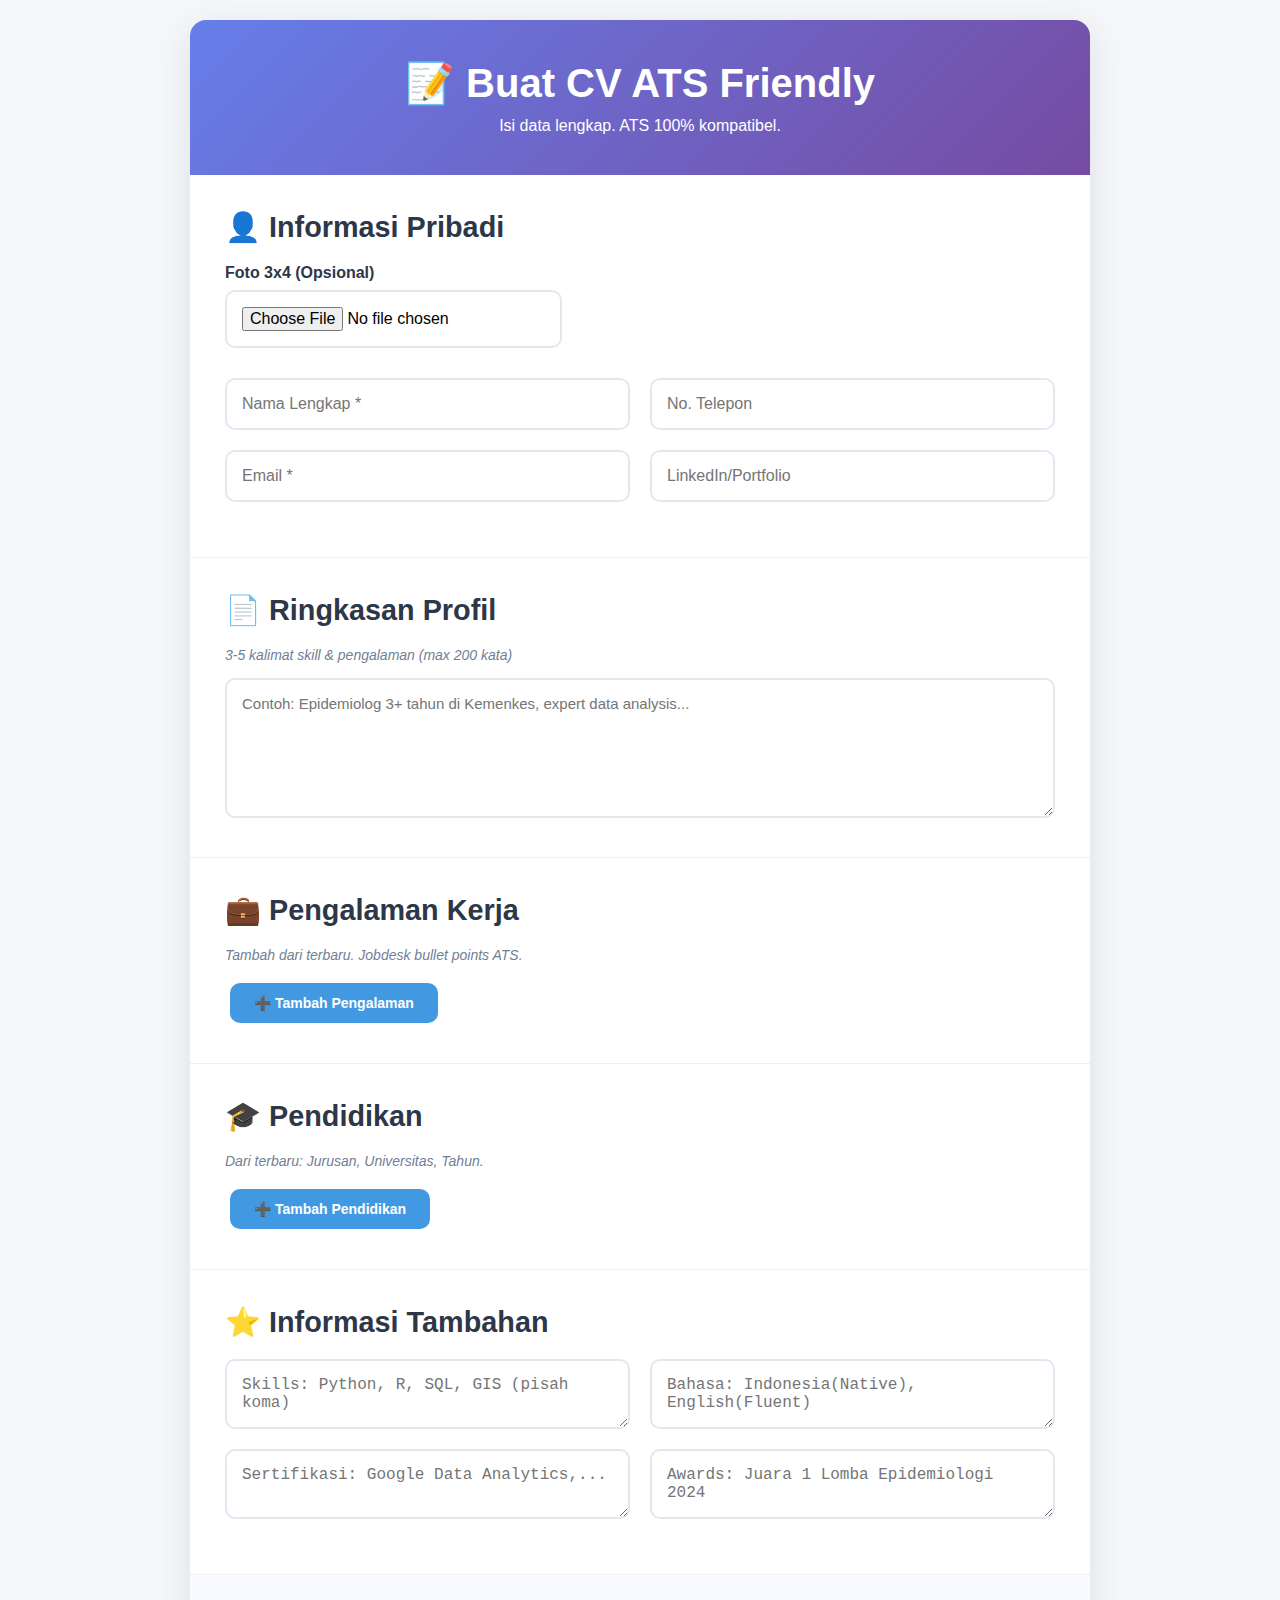
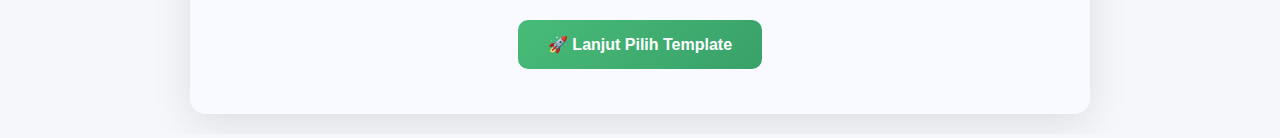
<file: index.html>
<!DOCTYPE html>
<html lang="id">
<head>
    <meta charset="UTF-8">
    <meta name="viewport" content="width=device-width, initial-scale=1.0">
    <title>CV ATS Generator - Form Data</title>
    <link rel="stylesheet" href="css/style.css">
</head>
<body>
    <div class="container">
        <header>
            <h1>📝 Buat CV ATS Friendly</h1>
            <p>Isi data lengkap. ATS 100% kompatibel.</p>
        </header>

        <form id="cvForm">
            <!-- Personal -->
            <section>
                <h2>👤 Informasi Pribadi</h2>
                <!-- Photo Upload -->
                <div class="photo-upload">
                    <label>Foto 3x4 (Opsional)</label>
                    <input type="file" id="photo" accept="image/*">
                    <div id="photoPreview" class="photo-preview"></div>
                </div>
                <div class="form-row">
                    <input type="text" id="name" placeholder="Nama Lengkap *" required>
                    <input type="tel" id="phone" placeholder="No. Telepon">
                </div>
                <div class="form-row">
                    <input type="email" id="email" placeholder="Email *" required>
                    <input type="url" id="website" placeholder="LinkedIn/Portfolio">
                </div>
            </section>

            <!-- Summary -->
            <section>
                <h2>📄 Ringkasan Profil</h2>
                <p class="hint">3-5 kalimat skill & pengalaman (max 200 kata)</p>
                <textarea id="summary" class="full-width" rows="6" placeholder="Contoh: Epidemiolog 3+ tahun di Kemenkes, expert data analysis..."></textarea>
            </section>

            <!-- Work Experience -->
            <section>
                <h2>💼 Pengalaman Kerja</h2>
                <p class="hint">Tambah dari terbaru. Jobdesk bullet points ATS.</p>
                <div id="workExperiences"></div>
                <button type="button" id="addWork" class="btn-add">➕ Tambah Pengalaman</button>
            </section>

            <!-- Education -->
            <section>
                <h2>🎓 Pendidikan</h2>
                <p class="hint">Dari terbaru: Jurusan, Universitas, Tahun.</p>
                <div id="educations"></div>
                <button type="button" id="addEducation" class="btn-add">➕ Tambah Pendidikan</button>
            </section>

            <!-- Additional -->
            <section>
                <h2>⭐ Informasi Tambahan</h2>
                <div class="form-row">
                    <textarea id="skills" placeholder="Skills: Python, R, SQL, GIS (pisah koma)"></textarea>
                    <textarea id="languages" placeholder="Bahasa: Indonesia(Native), English(Fluent)"></textarea>
                </div>
                <div class="form-row">
                    <textarea id="certifications" placeholder="Sertifikasi: Google Data Analytics,..."></textarea>
                    <textarea id="awards" placeholder="Awards: Juara 1 Lomba Epidemiologi 2024"></textarea>
                </div>
            </section>

            <div class="nav-buttons">
                <button type="button" class="btn-primary" onclick="saveDataAndGo('templates.html')">
                    🚀 Lanjut Pilih Template
                </button>
            </div>
        </form>
    </div>

    <script src="js/app.js"></script>
    <script>
        window.onload = function() {
            loadData();
            initDynamicForms();
            initPhotoUpload();
        };
    </script>
</body>
</html>
</file>
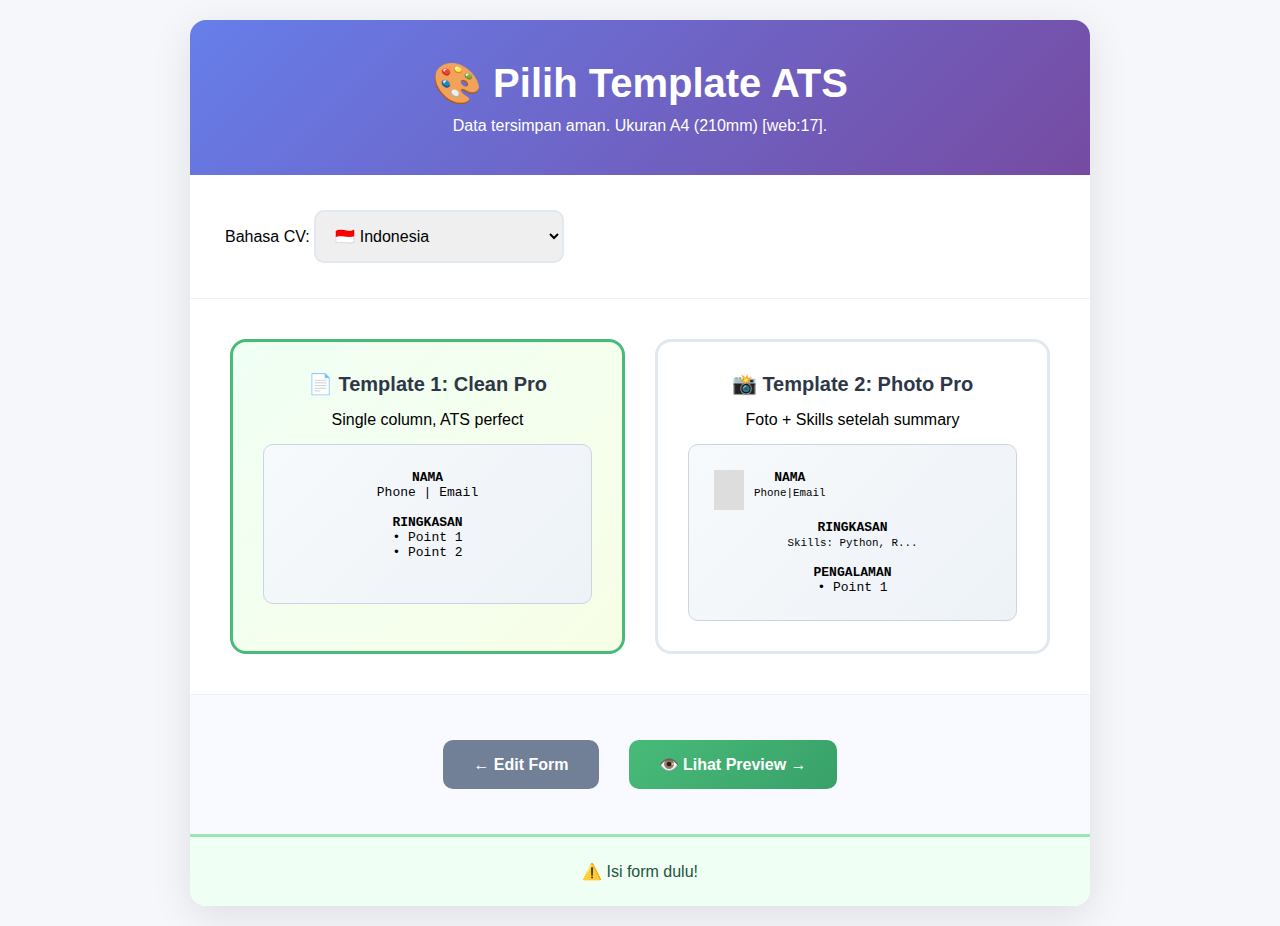
<file: templates.html>
<!DOCTYPE html>
<html lang="id">
<head>
    <meta charset="UTF-8">
    <meta name="viewport" content="width=device-width, initial-scale=1.0">
    <title>Pilih Template CV</title>
    <link rel="stylesheet" href="css/style.css">
</head>
<body>
    <div class="container">
        <header>
            <h1>🎨 Pilih Template ATS</h1>
            <p>Data tersimpan aman. Ukuran A4 (210mm) [web:17].</p>
        </header>

        <section class="lang-section">
            <label>Bahasa CV:</label>
            <select id="language">
                <option value="ID">🇮🇩 Indonesia</option>
                <option value="EN">🇺🇸 English</option>
            </select>
        </section>

        <section class="template-grid">
            <div class="template-card selected" data-template="1">
                <h3>📄 Template 1: Clean Pro</h3>
                <p>Single column, ATS perfect</p>
                <div class="template-demo">
                    <strong>NAMA</strong><br>Phone | Email<br><br>
                    <strong>RINGKASAN</strong><br>• Point 1<br>• Point 2
                </div>
            </div>
        <!-- Ganti deskripsi Template 2 saja -->
<div class="template-card" data-template="2">
    <h3>📸 Template 2: Photo Pro</h3>
    <p>Foto + Skills setelah summary</p>
    <div class="template-demo">
        <div style="display:flex;gap:10px;margin-bottom:10px">
            <div style="width:30px;height:40px;background:#ddd;"></div>
            <div><strong>NAMA</strong><br><small>Phone|Email</small></div>
        </div>
        <strong>RINGKASAN</strong><br>
        <small>Skills: Python, R...</small><br><br>
        <strong>PENGALAMAN</strong><br>• Point 1
    </div>
</div>


        </section>

        <div class="nav-buttons">
            <button class="btn-secondary" onclick="goBack('index.html')">← Edit Form</button>
            <button id="nextPreview" class="btn-primary" onclick="goToPreview()">👁️ Lihat Preview →</button>
        </div>

        <div id="status"></div>
    </div>

    <script>
        let cvData = {}, selectedTemplate = 1;

        window.onload = function() {
            loadData();
            initTemplates();
            updateStatus();
        };

        function loadData() {
            const saved = localStorage.getItem('cvData');
            cvData = saved ? JSON.parse(saved) : {};
            document.getElementById('language').value = cvData.language || 'ID';
            if (cvData.template) {
                document.querySelector(`[data-template="${cvData.template}"]`).classList.add('selected');
                selectedTemplate = cvData.template;
            }
        }

        function initTemplates() {
            document.querySelectorAll('.template-card').forEach((card, i) => {
                card.onclick = () => {
                    document.querySelectorAll('.template-card').forEach(c => c.classList.remove('selected'));
                    card.classList.add('selected');
                    selectedTemplate = parseInt(card.dataset.template);
                    cvData.template = selectedTemplate;
                    localStorage.setItem('cvData', JSON.stringify(cvData));
                    document.getElementById('nextPreview').disabled = false;
                    updateStatus(`Template ${selectedTemplate} ✅`);
                };
            });
            document.getElementById('language').onchange = (e) => {
                cvData.language = e.target.value;
                localStorage.setItem('cvData', JSON.stringify(cvData));
            };
        }

        function goToPreview() {
            if (cvData.personal?.name) {
                localStorage.setItem('cvData', JSON.stringify(cvData));
                window.location.href = 'preview.html';
            } else {
                alert('Isi nama minimal!');
                window.location.href = 'index.html';
            }
        }

        function goBack(page) {
            window.location.href = page;
        }

        function updateStatus(msg = '') {
            document.getElementById('status').innerHTML = 
                cvData.personal?.name 
                ? `✅ ${cvData.personal.name} | ${cvData.language} | ${msg}`
                : '⚠️ Isi form dulu!';
        }
    </script>
</body>
</html>
</file>
<file: css/style.css>
/* ==================================================
   RESET & BASE
================================================== */
* {
  margin: 0;
  padding: 0;
  box-sizing: border-box;
}

body {
  font-family: 'Segoe UI', Arial, sans-serif;
    background: #f5f7fa;
  padding: 20px;
}


/* ==================================================
   LAYOUT CONTAINER
================================================== */
.container {
  max-width: 900px;
  margin: 0 auto;
  background: #ffffff;
  border-radius: 16px;
  overflow: hidden;
  box-shadow: 0 10px 40px rgba(0, 0, 0, 0.1);
}


/* ==================================================
   HEADER
================================================== */
header {
  background: linear-gradient(
    135deg,
    #667eea 0%,
    #764ba2 100%
  );
  color: #ffffff;
  text-align: center;
  padding: 40px 30px;
}

header h1 {
  font-size: 2.5em;
  margin-bottom: 10px;
}


/* ==================================================
   SECTION & TYPOGRAPHY
================================================== */
section {
  padding: 35px;
  border-bottom: 1px solid #f0f0f0;
}

h2 {
  color: #2d3748;
  font-size: 1.8em;
  margin-bottom: 20px;
}

.hint {
  font-size: 14px;
  color: #718096;
  margin-bottom: 15px;
  font-style: italic;
}


/* ==================================================
   FORM
================================================== */
.form-row {
  display: flex;
  gap: 20px;
  margin-bottom: 20px;
  flex-wrap: wrap;
}

input,
textarea,
select {
  flex: 1;
  min-width: 250px;
  padding: 15px;
  font-size: 16px;

  border: 2px solid #e2e8f0;
  border-radius: 10px;

  transition: all 0.3s;
}

input:focus,
textarea:focus {
  outline: none;
  border-color: #667eea;
  box-shadow: 0 0 0 3px rgba(102, 126, 234, 0.1);
}


/* ==================================================
   BUTTONS
================================================== */
button {
  padding: 15px 30px;
  font-size: 16px;
  font-weight: 600;

  border: none;
  border-radius: 10px;
  cursor: pointer;
  margin: 5px;

  transition: all 0.3s;
}

/* Primary */
.btn-primary {
  background: linear-gradient(135deg, #48bb78, #38a169);
  color: #ffffff;
}

.btn-primary:hover {
  background: linear-gradient(135deg, #38a169, #2f855a);
  transform: translateY(-2px);
}

.btn-primary:disabled {
  background: #a0aec0;
  cursor: not-allowed;
}

/* Secondary */
.btn-secondary {
  background: #718096;
  color: #ffffff;
}

/* Success */
.btn-success {
  background: linear-gradient(135deg, #ed8936, #dd6b20);
  color: #ffffff;
}

/* Add Button */
.btn-add {
  background: #4299e1;
  color: #ffffff;
  font-size: 14px;
  padding: 12px 24px;
}


/* ==================================================
   NAVIGATION
================================================== */
.nav-buttons {
  display: flex;
  gap: 20px;
  justify-content: center;
  flex-wrap: wrap;

  padding: 40px;
  text-align: center;
  background: #f8faff;
}


/* ==================================================
   TEMPLATE SELECTION
================================================== */
.template-grid {
  display: grid;
  grid-template-columns: repeat(auto-fit, minmax(350px, 1fr));
  gap: 30px;
  padding: 40px;
}

.template-card {
  padding: 30px;
  text-align: center;
  cursor: pointer;

  border: 3px solid #e2e8f0;
  border-radius: 16px;

  transition: all 0.4s;
}

.template-card:hover {
  border-color: #667eea;
  transform: translateY(-8px);
  box-shadow: 0 20px 40px rgba(0, 0, 0, 0.15);
}

.template-card.selected {
  border-color: #48bb78;
  background: linear-gradient(135deg, #f0fff4, #f7fee7);
}

.template-card h3 {
  color: #2d3748;
  font-size: 20px;
  margin-bottom: 15px;
}

.template-demo {
  margin-top: 15px;
  min-height: 160px;
  padding: 25px;

  font-family: monospace;
  font-size: 13px;

  background: linear-gradient(135deg, #f7fafc, #edf2f7);
  border: 1px solid #cbd5e0;
  border-radius: 10px;
}


/* ==================================================
   CV PREVIEW
================================================== */
.cv-preview {
  background: #ffffff;
  padding: 40px;
  font-size: 11pt;
    box-shadow: 0 10px 30px rgba(0, 0, 0, 0.1);
}


/* ==================================================
   DYNAMIC ITEM
================================================== */
.dynamic-item {
  padding: 25px;
  margin-bottom: 20px;

  background: #f8faff;
  border: 2px dashed #bee3f8;
  border-radius: 12px;
}


/* ==================================================
   STATUS
================================================== */
#status {
  padding: 25px;
  text-align: center;
  font-weight: 500;

  background: #f0fff4;
  border-top: 3px solid #9ae6b4;
  color: #22543d;
}


/* ==================================================
   RESPONSIVE
================================================== */
@media (max-width: 768px) {
  .form-row {
    flex-direction: column;
  }

  .nav-buttons {
    flex-direction: column;
  }

  .template-grid {
    grid-template-columns: 1fr;
  }
}
/* ==================================================
   PHOTO UPLOAD
================================================== */
.photo-upload {
    margin-bottom: 20px;
}

.photo-upload label {
    display: block;
    font-weight: 600;
    color: #2d3748;
    margin-bottom: 8px;
}

#photo {
    margin-bottom: 10px;
}

.photo-preview {
    text-align: center;
}

.photo-preview-img {
    width: 90px;
    height: 120px;
    object-fit: cover;
    border: 2px solid #e2e8f0;
    border-radius: 6px;
    box-shadow: 0 2px 8px rgba(0,0,0,0.1);
}

/* ==================================================
   DYNAMIC ITEMS (Sudah ada, tambah spacing)
================================================== */
.dynamic-item {
    border: 1px solid #e2e8f0;
    border-radius: 10px;
    padding: 20px;
    margin-bottom: 20px;
    background: #fafbfc;
}

.dynamic-item input,
.dynamic-item textarea {
    margin-bottom: 12px;
    min-width: 100%;
}

/* ==================================================
   FULL WIDTH TEXTAREA (Summary)
================================================== */
.full-width {
    width: 100% !important;
    min-width: 100% !important;
    max-width: 100% !important;
    min-height: 140px;
}

#summary {
    font-family: 'Segoe UI', Arial, sans-serif;
    font-size: 15px;
    resize: vertical; /* Bisa di-drag vertikal saja */
}

/* Perbaiki form-row supaya responsive */
.form-row {
    display: flex;
    gap: 20px;
    margin-bottom: 20px;
    flex-wrap: wrap;
}

@media (max-width: 768px) {
    .form-row {
        flex-direction: column;
    }
    
    input,
    textarea,
    select {
        min-width: 100% !important;
    }
}
</file>
